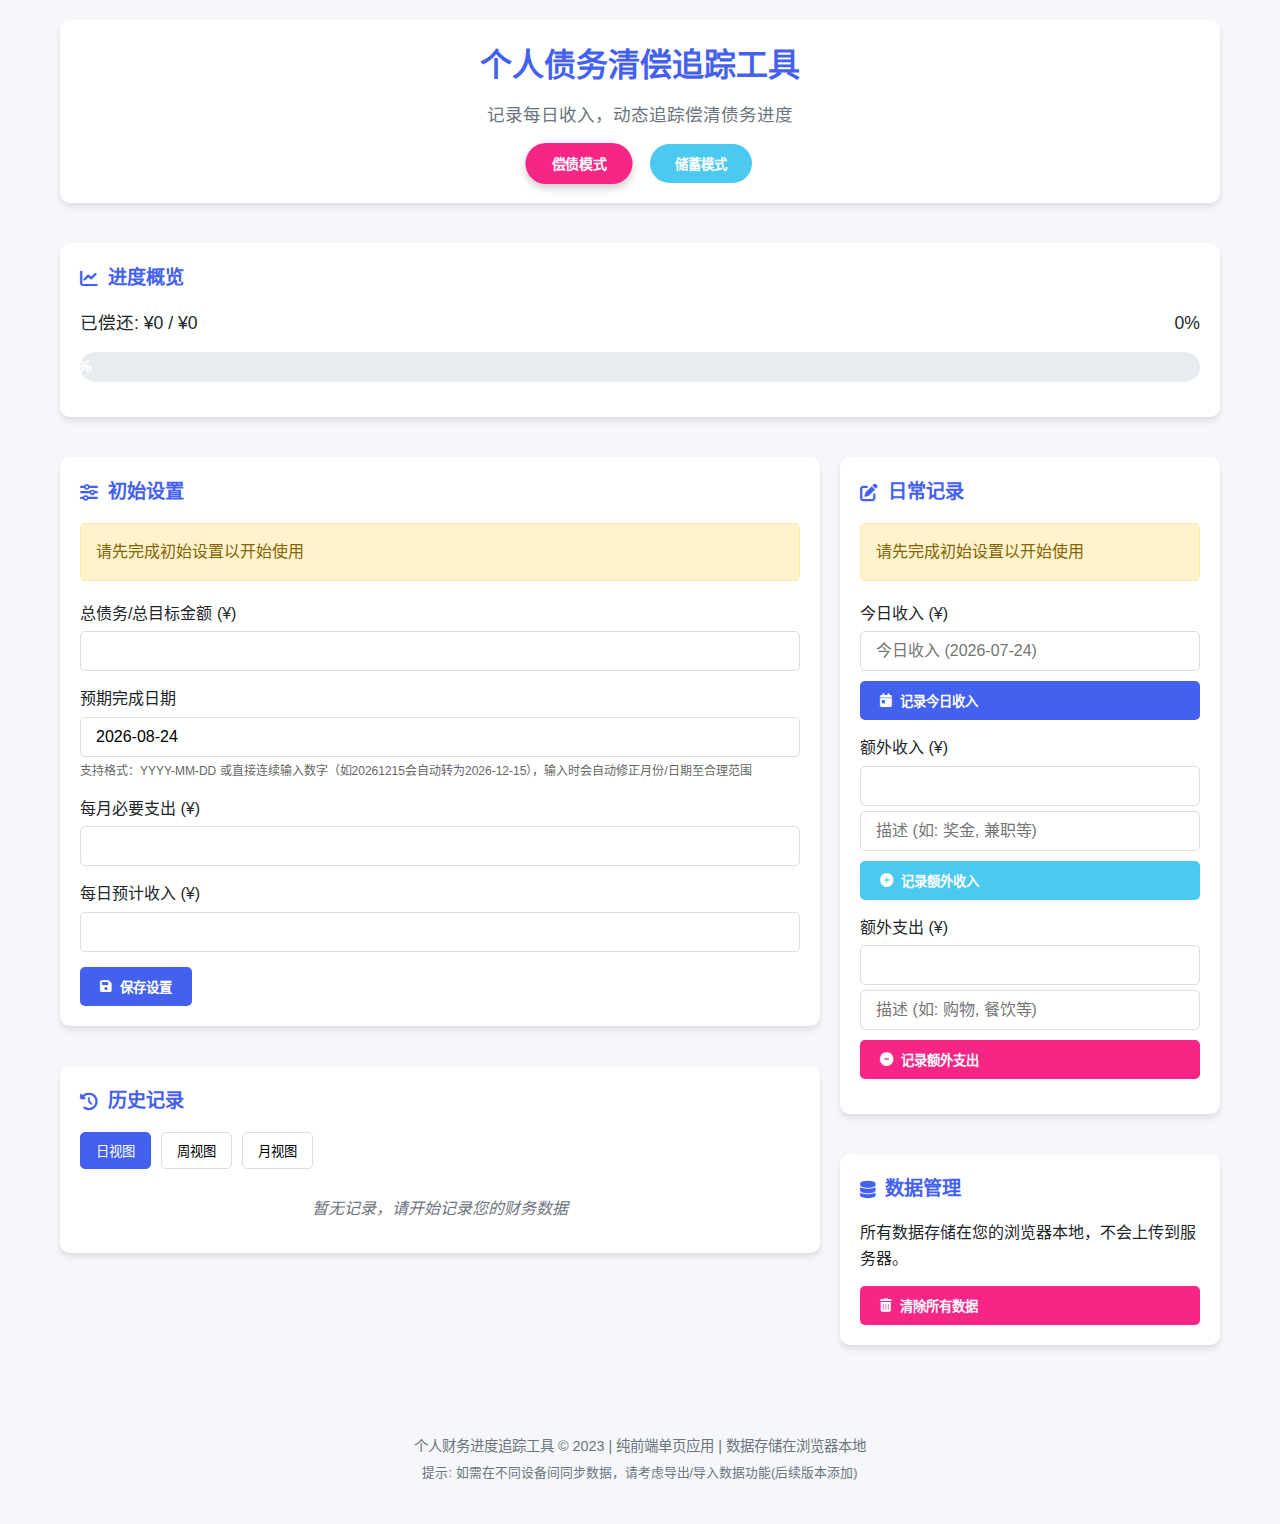
<file: index.html>
<!DOCTYPE html>
<html lang="zh-CN">
<head>
    <meta charset="UTF-8">
    <meta name="viewport" content="width=device-width, initial-scale=1.0">
    <title>个人财务进度追踪工具</title>
    <link rel="stylesheet" href="https://cdnjs.cloudflare.com/ajax/libs/font-awesome/6.4.0/css/all.min.css">
    <link rel="stylesheet" href="css/style.css">
    <style>
        /* 简单的加载指示器 */
        body.loading::after {
            content: '加载中...';
            position: fixed;
            top: 0;
            left: 0;
            right: 0;
            bottom: 0;
            background: rgba(255, 255, 255, 0.9);
            display: flex;
            align-items: center;
            justify-content: center;
            font-size: 1.5rem;
            color: #4361ee;
            z-index: 9999;
        }
        
        /* 消息提示样式 */
        .message {
            position: fixed;
            top: 20px;
            right: 20px;
            padding: 15px 20px;
            border-radius: 5px;
            z-index: 1000;
            box-shadow: 0 4px 12px rgba(0,0,0,0.15);
            font-weight: 500;
            max-width: 300px;
            animation: slideIn 0.3s ease;
        }
        
        .message-success {
            background-color: #4caf50;
            color: white;
        }
        
        .message-error {
            background-color: #f44336;
            color: white;
        }
        
        .message-info {
            background-color: #2196f3;
            color: white;
        }
        
        @keyframes slideIn {
            from {
                transform: translateX(100%);
                opacity: 0;
            }
            to {
                transform: translateX(0);
                opacity: 1;
            }
        }
        
        /* 模态框样式 */
        .modal {
            display: none;
            position: fixed;
            top: 0;
            left: 0;
            width: 100%;
            height: 100%;
            background-color: rgba(0, 0, 0, 0.5);
            z-index: 1000;
            align-items: center;
            justify-content: center;
        }
        
        .modal-content {
            background-color: white;
            border-radius: 10px;
            padding: 30px;
            width: 90%;
            max-width: 500px;
            box-shadow: 0 10px 30px rgba(0, 0, 0, 0.2);
        }
        
        .modal-header {
            display: flex;
            justify-content: space-between;
            align-items: center;
            margin-bottom: 20px;
        }
        
        .modal-title {
            font-size: 1.5rem;
            color: #4361ee;
        }
        
        .close-btn {
            background: none;
            border: none;
            font-size: 1.5rem;
            cursor: pointer;
            color: #6c757d;
        }
    </style>
</head>
<body>
    <!-- 主要容器 -->
    <div id="app-container" class="app-container">
        <!-- 内容将由UIManager动态生成 -->
    </div>
    
    <!-- 模态框容器 -->
    <div id="modal-container" class="modal-container"></div>
    
    <!-- 脚本引入（注意顺序） -->
    <script src="js/constants.js"></script>
    <script src="js/data-manager.js"></script>
    <script src="js/calculator.js"></script>
    <script src="js/ui-manager.js"></script>
    <script src="js/app.js"></script>
    
    <script>
        // 为Date对象添加获取周数的方法（用于周视图）
        Date.prototype.getWeek = function() {
            const date = new Date(this.getTime());
            date.setHours(0, 0, 0, 0);
            date.setDate(date.getDate() + 3 - (date.getDay() + 6) % 7);
            const week1 = new Date(date.getFullYear(), 0, 4);
            return 1 + Math.round(((date.getTime() - week1.getTime()) / 86400000 - 3 + (week1.getDay() + 6) % 7) / 7);
        };
    </script>
</body>
</html>
</file>
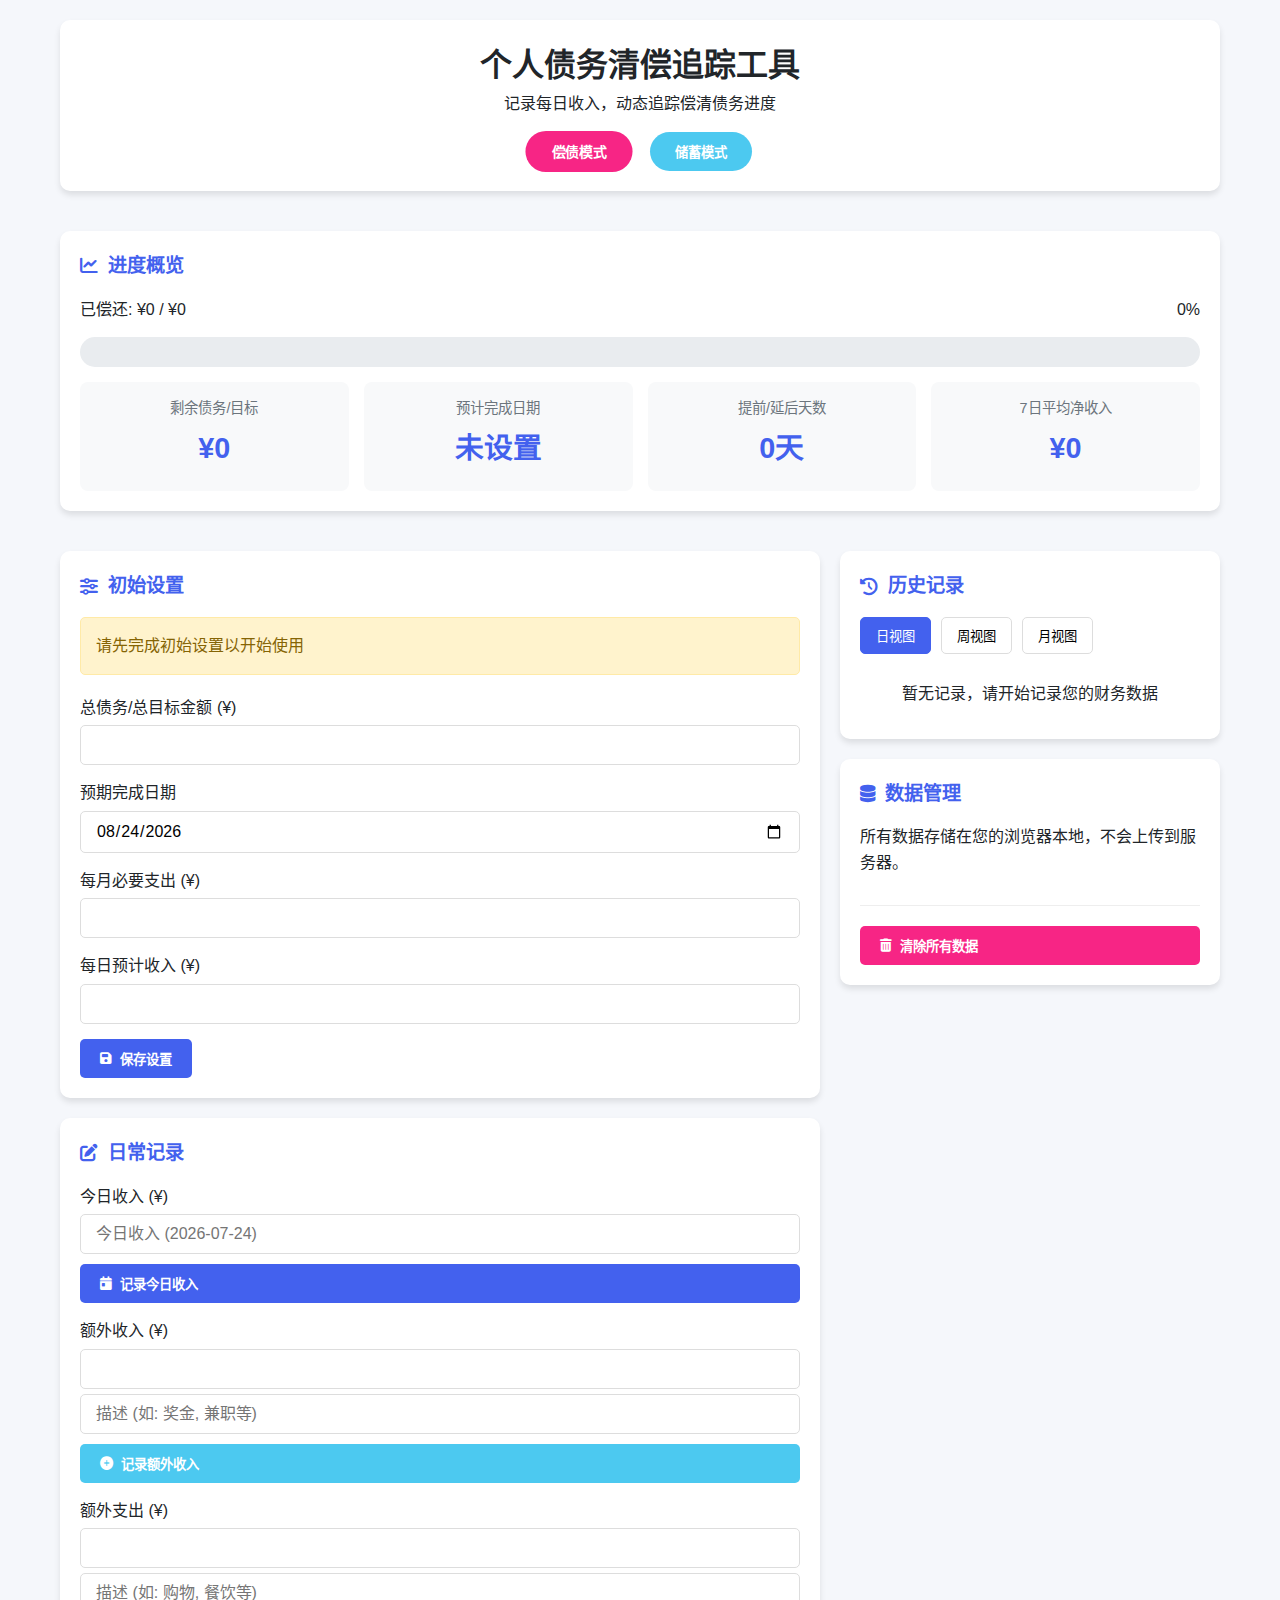
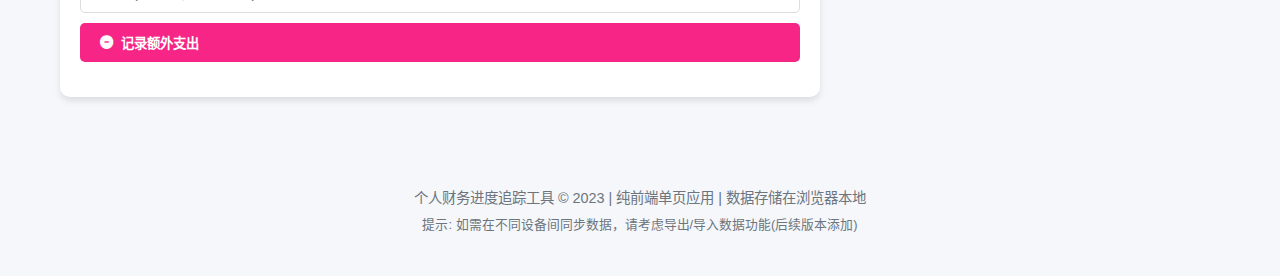
<file: test.html>
<!DOCTYPE html>
<html lang="zh-CN">
<head>
    <meta charset="UTF-8">
    <meta name="viewport" content="width=device-width, initial-scale=1.0">
    <title>个人财务进度追踪工具</title>
    <link rel="stylesheet" href="https://cdnjs.cloudflare.com/ajax/libs/font-awesome/6.4.0/css/all.min.css">
    <style>
        :root {
            --primary-color: #4361ee;
            --secondary-color: #3a0ca3;
            --success-color: #4cc9f0;
            --warning-color: #f72585;
            --light-color: #f8f9fa;
            --dark-color: #212529;
            --border-radius: 10px;
            --box-shadow: 0 4px 6px rgba(0, 0, 0, 0.1);
        }
        
        * {
            margin: 0;
            padding: 0;
            box-sizing: border-box;
            font-family: 'Segoe UI', Tahoma, Geneva, Verdana, sans-serif;
        }
        
        body {
            background-color: #f5f7fb;
            color: var(--dark-color);
            line-height: 1.6;
            padding: 20px;
            max-width: 1200px;
            margin: 0 auto;
        }
        
        .container {
            display: grid;
            grid-template-columns: 1fr;
            gap: 20px;
        }
        
        @media (min-width: 992px) {
            .container {
                grid-template-columns: 2fr 1fr;
            }
        }
        
        header {
            grid-column: 1 / -1;
            text-align: center;
            margin-bottom: 20px;
            padding: 20px;
            background-color: white;
            border-radius: var(--border-radius);
            box-shadow: var(--box-shadow);
        }
        
        .mode-switch {
            display: flex;
            justify-content: center;
            margin-top: 15px;
        }
        
        .mode-btn {
            padding: 10px 25px;
            border: none;
            border-radius: 50px;
            font-weight: bold;
            cursor: pointer;
            transition: all 0.3s ease;
            margin: 0 10px;
        }
        
        .mode-btn.active {
            transform: scale(1.05);
        }
        
        .debt-mode {
            background-color: var(--warning-color);
            color: white;
        }
        
        .saving-mode {
            background-color: var(--success-color);
            color: white;
        }
        
        .card {
            background-color: white;
            border-radius: var(--border-radius);
            box-shadow: var(--box-shadow);
            padding: 20px;
            margin-bottom: 20px;
        }
        
        .card-title {
            font-size: 1.2rem;
            font-weight: 600;
            margin-bottom: 15px;
            color: var(--primary-color);
            display: flex;
            align-items: center;
            gap: 10px;
        }
        
        .card-title i {
            font-size: 1.1rem;
        }
        
        .form-group {
            margin-bottom: 15px;
        }
        
        label {
            display: block;
            margin-bottom: 5px;
            font-weight: 500;
        }
        
        input, select, textarea {
            width: 100%;
            padding: 10px 15px;
            border: 1px solid #ddd;
            border-radius: 5px;
            font-size: 1rem;
            transition: border 0.3s ease;
        }
        
        input:focus, select:focus, textarea:focus {
            outline: none;
            border-color: var(--primary-color);
        }
        
        .btn {
            padding: 10px 20px;
            border: none;
            border-radius: 5px;
            cursor: pointer;
            font-weight: 600;
            transition: all 0.3s ease;
            display: inline-flex;
            align-items: center;
            gap: 8px;
        }
        
        .btn-primary {
            background-color: var(--primary-color);
            color: white;
        }
        
        .btn-primary:hover {
            background-color: var(--secondary-color);
        }
        
        .btn-danger {
            background-color: var(--warning-color);
            color: white;
        }
        
        .btn-danger:hover {
            background-color: #d1145a;
        }
        
        .btn-success {
            background-color: var(--success-color);
            color: white;
        }
        
        .btn-success:hover {
            background-color: #2a9dc2;
        }
        
        .progress-section {
            grid-column: 1 / -1;
        }
        
        .progress-bar-container {
            height: 30px;
            background-color: #e9ecef;
            border-radius: 15px;
            overflow: hidden;
            margin: 15px 0;
            position: relative;
        }
        
        .progress-bar {
            height: 100%;
            background: linear-gradient(90deg, var(--primary-color), var(--success-color));
            border-radius: 15px;
            transition: width 0.5s ease;
            display: flex;
            align-items: center;
            justify-content: center;
            color: white;
            font-weight: bold;
        }
        
        .progress-text {
            display: flex;
            justify-content: space-between;
            margin-bottom: 10px;
        }
        
        .stats-grid {
            display: grid;
            grid-template-columns: repeat(auto-fit, minmax(200px, 1fr));
            gap: 15px;
            margin-top: 15px;
        }
        
        .stat-box {
            background-color: #f8f9fa;
            padding: 15px;
            border-radius: 8px;
            text-align: center;
        }
        
        .stat-value {
            font-size: 1.8rem;
            font-weight: 700;
            color: var(--primary-color);
            margin: 5px 0;
        }
        
        .stat-label {
            font-size: 0.9rem;
            color: #6c757d;
        }
        
        .positive {
            color: var(--success-color);
        }
        
        .negative {
            color: var(--warning-color);
        }
        
        .history-filters {
            display: flex;
            gap: 10px;
            margin-bottom: 15px;
        }
        
        .filter-btn {
            padding: 8px 15px;
            border: 1px solid #ddd;
            background-color: white;
            border-radius: 5px;
            cursor: pointer;
        }
        
        .filter-btn.active {
            background-color: var(--primary-color);
            color: white;
            border-color: var(--primary-color);
        }
        
        .history-list {
            max-height: 300px;
            overflow-y: auto;
        }
        
        .history-item {
            padding: 12px 15px;
            border-bottom: 1px solid #eee;
            display: flex;
            justify-content: space-between;
            align-items: center;
        }
        
        .history-item:last-child {
            border-bottom: none;
        }
        
        .history-date {
            font-weight: 600;
            min-width: 100px;
        }
        
        .history-description {
            flex-grow: 1;
            margin: 0 15px;
        }
        
        .history-amount {
            font-weight: 600;
            min-width: 100px;
            text-align: right;
        }
        
        .income {
            color: var(--success-color);
        }
        
        .expense {
            color: var(--warning-color);
        }
        
        .modal {
            display: none;
            position: fixed;
            top: 0;
            left: 0;
            width: 100%;
            height: 100%;
            background-color: rgba(0, 0, 0, 0.5);
            z-index: 1000;
            align-items: center;
            justify-content: center;
        }
        
        .modal-content {
            background-color: white;
            border-radius: var(--border-radius);
            padding: 30px;
            width: 90%;
            max-width: 500px;
            box-shadow: 0 10px 30px rgba(0, 0, 0, 0.2);
        }
        
        .modal-header {
            display: flex;
            justify-content: space-between;
            align-items: center;
            margin-bottom: 20px;
        }
        
        .modal-title {
            font-size: 1.5rem;
            color: var(--primary-color);
        }
        
        .close-btn {
            background: none;
            border: none;
            font-size: 1.5rem;
            cursor: pointer;
            color: #6c757d;
        }
        
        .alert {
            padding: 15px;
            border-radius: 5px;
            margin-bottom: 20px;
            display: none;
        }
        
        .alert-warning {
            background-color: #fff3cd;
            color: #856404;
            border: 1px solid #ffeaa7;
        }
        
        .clear-data-section {
            margin-top: 30px;
            padding-top: 20px;
            border-top: 1px solid #eee;
        }
        
        footer {
            grid-column: 1 / -1;
            text-align: center;
            margin-top: 30px;
            padding: 20px;
            color: #6c757d;
            font-size: 0.9rem;
        }
        
        @media (max-width: 768px) {
            body {
                padding: 10px;
            }
            
            .stats-grid {
                grid-template-columns: 1fr;
            }
            
            .history-item {
                flex-direction: column;
                align-items: flex-start;
            }
            
            .history-description {
                margin: 10px 0;
            }
            
            .history-amount {
                text-align: left;
                min-width: auto;
            }
        }
    </style>
</head>
<body>
    <div class="container">
        <header>
            <h1 id="app-title">个人债务清偿追踪工具</h1>
            <p id="app-subtitle">记录每日收入，动态追踪偿清债务进度</p>
            <div class="mode-switch">
                <button id="debt-mode-btn" class="mode-btn debt-mode active">偿债模式</button>
                <button id="saving-mode-btn" class="mode-btn saving-mode">储蓄模式</button>
            </div>
        </header>
        
        <main class="progress-section">
            <div class="card">
                <h2 class="card-title"><i class="fas fa-chart-line"></i> 进度概览</h2>
                <div class="progress-text">
                    <span id="progress-label">已偿还: <span id="progress-amount">¥0</span> / <span id="total-amount">¥0</span></span>
                    <span id="progress-percent">0%</span>
                </div>
                <div class="progress-bar-container">
                    <div id="progress-bar" class="progress-bar" style="width: 0%;"></div>
                </div>
                <div class="stats-grid">
                    <div class="stat-box">
                        <div class="stat-label">剩余债务/目标</div>
                        <div id="remaining-amount" class="stat-value">¥0</div>
                    </div>
                    <div class="stat-box">
                        <div class="stat-label">预计完成日期</div>
                        <div id="estimated-date" class="stat-value">未设置</div>
                    </div>
                    <div class="stat-box">
                        <div class="stat-label">提前/延后天数</div>
                        <div id="days-difference" class="stat-value">0天</div>
                    </div>
                    <div class="stat-box">
                        <div class="stat-label">7日平均净收入</div>
                        <div id="avg-net-income" class="stat-value">¥0</div>
                    </div>
                </div>
            </div>
        </main>
        
        <div class="left-column">
            <div class="card">
                <h2 class="card-title"><i class="fas fa-sliders-h"></i> 初始设置</h2>
                <div id="setup-alert" class="alert alert-warning">
                    请先完成初始设置以开始使用
                </div>
                <form id="setup-form">
                    <div class="form-group">
                        <label for="total-amount-input">总债务/总目标金额 (¥)</label>
                        <input type="number" id="total-amount-input" min="0" step="0.01" required>
                    </div>
                    <div class="form-group">
                        <label for="target-date">预期完成日期</label>
                        <input type="date" id="target-date" required>
                    </div>
                    <div class="form-group">
                        <label for="monthly-expense">每月必要支出 (¥)</label>
                        <input type="number" id="monthly-expense" min="0" step="0.01" required>
                    </div>
                    <div class="form-group">
                        <label for="daily-income">每日预计收入 (¥)</label>
                        <input type="number" id="daily-income" min="0" step="0.01" required>
                    </div>
                    <button type="submit" class="btn btn-primary"><i class="fas fa-save"></i> 保存设置</button>
                </form>
            </div>
            
            <div class="card">
                <h2 class="card-title"><i class="fas fa-edit"></i> 日常记录</h2>
                <div id="record-alert" class="alert alert-warning" style="display: none;">
                    请先完成初始设置
                </div>
                <div class="form-group">
                    <label for="today-income">今日收入 (¥)</label>
                    <input type="number" id="today-income" min="0" step="0.01">
                    <button id="record-today-income" class="btn btn-primary" style="margin-top: 10px; width: 100%;">
                        <i class="fas fa-calendar-day"></i> 记录今日收入
                    </button>
                </div>
                
                <div class="form-group">
                    <label for="extra-income-amount">额外收入 (¥)</label>
                    <input type="number" id="extra-income-amount" min="0" step="0.01">
                    <input type="text" id="extra-income-description" placeholder="描述 (如: 奖金, 兼职等)" style="margin-top: 5px;">
                    <button id="record-extra-income" class="btn btn-success" style="margin-top: 10px; width: 100%;">
                        <i class="fas fa-plus-circle"></i> 记录额外收入
                    </button>
                </div>
                
                <div class="form-group">
                    <label for="extra-expense-amount">额外支出 (¥)</label>
                    <input type="number" id="extra-expense-amount" min="0" step="0.01">
                    <input type="text" id="extra-expense-description" placeholder="描述 (如: 购物, 餐饮等)" style="margin-top: 5px;">
                    <button id="record-extra-expense" class="btn btn-danger" style="margin-top: 10px; width: 100%;">
                        <i class="fas fa-minus-circle"></i> 记录额外支出
                    </button>
                </div>
            </div>
        </div>
        
        <div class="right-column">
            <div class="card">
                <h2 class="card-title"><i class="fas fa-history"></i> 历史记录</h2>
                <div class="history-filters">
                    <button class="filter-btn active" data-period="day">日视图</button>
                    <button class="filter-btn" data-period="week">周视图</button>
                    <button class="filter-btn" data-period="month">月视图</button>
                </div>
                <div id="history-list" class="history-list">
                    <!-- 历史记录将通过JavaScript动态添加 -->
                    <div class="history-item empty-history">
                        <div class="history-description" style="text-align: center; width: 100%;">
                            暂无记录，请开始记录您的财务数据
                        </div>
                    </div>
                </div>
            </div>
            
            <div class="card">
                <h2 class="card-title"><i class="fas fa-database"></i> 数据管理</h2>
                <p style="margin-bottom: 15px;">所有数据存储在您的浏览器本地，不会上传到服务器。</p>
                <div class="clear-data-section">
                    <button id="clear-data-btn" class="btn btn-danger" style="width: 100%;">
                        <i class="fas fa-trash-alt"></i> 清除所有数据
                    </button>
                </div>
            </div>
        </div>
        
        <footer>
            <p>个人财务进度追踪工具 &copy; 2023 | 纯前端单页应用 | 数据存储在浏览器本地</p>
            <p style="font-size: 0.8rem; margin-top: 5px;">提示: 如需在不同设备间同步数据，请考虑导出/导入数据功能(后续版本添加)</p>
        </footer>
    </div>
    
    <!-- 确认清除数据模态框 -->
    <div id="clear-data-modal" class="modal">
        <div class="modal-content">
            <div class="modal-header">
                <h3 class="modal-title"><i class="fas fa-exclamation-triangle"></i> 确认清除数据</h3>
                <button class="close-btn">&times;</button>
            </div>
            <p style="margin-bottom: 20px;">您确定要清除所有数据吗？此操作不可撤销，所有设置和记录都将被永久删除。</p>
            <div style="display: flex; gap: 10px; justify-content: flex-end;">
                <button id="cancel-clear-btn" class="btn">取消</button>
                <button id="confirm-clear-btn" class="btn btn-danger">确认清除</button>
            </div>
        </div>
    </div>
    
    <!-- 记录重复确认模态框 -->
    <div id="overwrite-modal" class="modal">
        <div class="modal-content">
            <div class="modal-header">
                <h3 class="modal-title"><i class="fas fa-exclamation-circle"></i> 确认覆盖记录</h3>
                <button class="close-btn">&times;</button>
            </div>
            <p style="margin-bottom: 20px;" id="overwrite-message">今天已经有一条收入记录，是否要覆盖它？</p>
            <div style="display: flex; gap: 10px; justify-content: flex-end;">
                <button id="cancel-overwrite-btn" class="btn">取消</button>
                <button id="confirm-overwrite-btn" class="btn btn-primary">确认覆盖</button>
            </div>
        </div>
    </div>

    <script>
        // 模块化代码结构 - 主要模块
        // 1. 数据存储模块 (DataManager)
        // 2. 计算逻辑模块 (Calculator)
        // 3. UI管理模块 (UIManager)
        // 4. 主应用模块 (FinanceTrackerApp)

        // 数据存储模块 - 负责LocalStorage操作
        const DataManager = {
            STORAGE_KEYS: {
                SETTINGS: 'finance_tracker_settings',
                RECORDS: 'finance_tracker_records',
                MODE: 'finance_tracker_mode'
            },

            // 保存设置
            saveSettings(settings) {
                localStorage.setItem(this.STORAGE_KEYS.SETTINGS, JSON.stringify(settings));
            },

            // 获取设置
            getSettings() {
                const settings = localStorage.getItem(this.STORAGE_KEYS.SETTINGS);
                return settings ? JSON.parse(settings) : null;
            },

            // 保存记录
            saveRecords(records) {
                localStorage.setItem(this.STORAGE_KEYS.RECORDS, JSON.stringify(records));
            },

            // 获取记录
            getRecords() {
                const records = localStorage.getItem(this.STORAGE_KEYS.RECORDS);
                return records ? JSON.parse(records) : {};
            },

            // 保存模式
            saveMode(mode) {
                localStorage.setItem(this.STORAGE_KEYS.MODE, mode);
            },

            // 获取模式
            getMode() {
                return localStorage.getItem(this.STORAGE_KEYS.MODE) || 'debt';
            },

            // 清除所有数据
            clearAllData() {
                localStorage.removeItem(this.STORAGE_KEYS.SETTINGS);
                localStorage.removeItem(this.STORAGE_KEYS.RECORDS);
                localStorage.removeItem(this.STORAGE_KEYS.MODE);
            },

            // 检查是否有数据
            hasData() {
                return this.getSettings() !== null;
            }
        };

        // 计算逻辑模块 - 负责所有财务计算
        const Calculator = {
            // 计算每日分摊的必要支出
            calculateDailyExpense(monthlyExpense, date) {
                const year = date.getFullYear();
                const month = date.getMonth();
                const daysInMonth = new Date(year, month + 1, 0).getDate();
                return monthlyExpense / daysInMonth;
            },

            // 计算特定日期的净收入
            calculateDailyNetIncome(dailyRecord, dailyExpense) {
                let netIncome = 0;
                
                if (dailyRecord.dailyIncome) {
                    netIncome += dailyRecord.dailyIncome;
                }
                
                if (dailyRecord.extraIncomes) {
                    dailyRecord.extraIncomes.forEach(income => {
                        netIncome += income.amount;
                    });
                }
                
                if (dailyRecord.extraExpenses) {
                    dailyRecord.extraExpenses.forEach(expense => {
                        netIncome -= expense.amount;
                    });
                }
                
                // 减去当日分摊的必要支出
                netIncome -= dailyExpense;
                
                return netIncome;
            },

            // 计算最近N天的平均净收入
            calculateAverageNetIncome(records, settings, days = 7) {
                const today = new Date();
                const pastDate = new Date();
                pastDate.setDate(today.getDate() - days);
                
                let totalNetIncome = 0;
                let daysWithRecords = 0;
                
                // 遍历最近N天
                for (let d = new Date(pastDate); d <= today; d.setDate(d.getDate() + 1)) {
                    const dateStr = d.toISOString().split('T')[0];
                    
                    if (records[dateStr]) {
                        const dailyExpense = this.calculateDailyExpense(settings.monthlyExpense, d);
                        totalNetIncome += this.calculateDailyNetIncome(records[dateStr], dailyExpense);
                        daysWithRecords++;
                    }
                }
                
                // 如果有记录的天数少于指定天数，使用实际天数计算平均值
                const effectiveDays = daysWithRecords > 0 ? daysWithRecords : 1;
                return daysWithRecords > 0 ? totalNetIncome / effectiveDays : settings.dailyIncome - (settings.monthlyExpense / 30); // 默认使用预计日收入
            },

            // 计算累计净收入
            calculateTotalNetIncome(records, settings) {
                let total = 0;
                
                Object.keys(records).forEach(dateStr => {
                    const date = new Date(dateStr);
                    const dailyExpense = this.calculateDailyExpense(settings.monthlyExpense, date);
                    const dailyNetIncome = this.calculateDailyNetIncome(records[dateStr], dailyExpense);
                    total += dailyNetIncome;
                });
                
                return total;
            },

            // 计算剩余金额
            calculateRemainingAmount(totalAmount, totalNetIncome, mode) {
                const remaining = mode === 'debt' 
                    ? totalAmount - totalNetIncome 
                    : totalAmount - totalNetIncome;
                
                // 对于储蓄模式，如果已经超过目标，剩余金额为0
                return mode === 'saving' && remaining < 0 ? 0 : Math.max(remaining, 0);
            },

            // 计算预计完成日期
            calculateEstimatedDate(remainingAmount, avgNetIncome, mode) {
                if (avgNetIncome <= 0) {
                    return null; // 净收入为负或零，无法计算预计完成日期
                }
                
                const daysNeeded = Math.ceil(remainingAmount / avgNetIncome);
                const estimatedDate = new Date();
                estimatedDate.setDate(estimatedDate.getDate() + daysNeeded);
                
                return estimatedDate;
            },

            // 计算与目标日期的差距
            calculateDaysDifference(estimatedDate, targetDate) {
                if (!estimatedDate || !targetDate) return 0;
                
                const diffTime = estimatedDate.getTime() - targetDate.getTime();
                return Math.ceil(diffTime / (1000 * 60 * 60 * 24));
            },

            // 计算进度百分比
            calculateProgressPercentage(totalAmount, totalNetIncome, mode) {
                let percentage = (totalNetIncome / totalAmount) * 100;
                
                // 对于储蓄模式，如果已经超过目标，进度为100%
                if (mode === 'saving' && totalNetIncome > totalAmount) {
                    percentage = 100;
                }
                
                return Math.min(Math.max(percentage, 0), 100);
            }
        };

        // UI管理模块 - 负责更新界面
        const UIManager = {
            // 更新应用标题和模式
            updateAppMode(mode) {
                const title = document.getElementById('app-title');
                const subtitle = document.getElementById('app-subtitle');
                
                if (mode === 'debt') {
                    title.textContent = '个人债务清偿追踪工具';
                    subtitle.textContent = '记录每日收入，动态追踪偿清债务进度';
                    document.getElementById('debt-mode-btn').classList.add('active');
                    document.getElementById('saving-mode-btn').classList.remove('active');
                } else {
                    title.textContent = '个人储蓄目标追踪工具';
                    subtitle.textContent = '记录每日收入，动态追踪达成储蓄目标进度';
                    document.getElementById('debt-mode-btn').classList.remove('active');
                    document.getElementById('saving-mode-btn').classList.add('active');
                }
                
                // 更新进度标签
                const progressLabel = document.getElementById('progress-label');
                if (mode === 'debt') {
                    progressLabel.innerHTML = `已偿还: <span id="progress-amount">¥0</span> / <span id="total-amount">¥0</span>`;
                } else {
                    progressLabel.innerHTML = `已储蓄: <span id="progress-amount">¥0</span> / <span id="total-amount">¥0</span>`;
                }
            },

            // 更新进度条
            updateProgressBar(percentage) {
                const progressBar = document.getElementById('progress-bar');
                const progressPercent = document.getElementById('progress-percent');
                
                progressBar.style.width = `${percentage}%`;
                progressBar.textContent = `${percentage.toFixed(1)}%`;
                progressPercent.textContent = `${percentage.toFixed(1)}%`;
            },

            // 更新关键统计信息
            updateStats(settings, records, mode) {
                if (!settings) return;
                
                const totalNetIncome = Calculator.calculateTotalNetIncome(records, settings);
                const remainingAmount = Calculator.calculateRemainingAmount(settings.totalAmount, totalNetIncome, mode);
                const avgNetIncome = Calculator.calculateAverageNetIncome(records, settings, 7);
                const estimatedDate = Calculator.calculateEstimatedDate(remainingAmount, avgNetIncome, mode);
                const targetDate = new Date(settings.targetDate);
                const daysDifference = Calculator.calculateDaysDifference(estimatedDate, targetDate);
                const progressPercentage = Calculator.calculateProgressPercentage(settings.totalAmount, totalNetIncome, mode);
                
                // 更新进度条
                this.updateProgressBar(progressPercentage);
                
                // 更新统计数字
                document.getElementById('remaining-amount').textContent = `¥${remainingAmount.toLocaleString('zh-CN', { minimumFractionDigits: 2, maximumFractionDigits: 2 })}`;
                document.getElementById('progress-amount').textContent = `¥${totalNetIncome.toLocaleString('zh-CN', { minimumFractionDigits: 2, maximumFractionDigits: 2 })}`;
                document.getElementById('total-amount').textContent = `¥${settings.totalAmount.toLocaleString('zh-CN', { minimumFractionDigits: 2, maximumFractionDigits: 2 })}`;
                document.getElementById('avg-net-income').textContent = `¥${avgNetIncome.toLocaleString('zh-CN', { minimumFractionDigits: 2, maximumFractionDigits: 2 })}`;
                
                // 更新预计完成日期
                if (estimatedDate) {
                    document.getElementById('estimated-date').textContent = estimatedDate.toLocaleDateString('zh-CN');
                } else {
                    document.getElementById('estimated-date').textContent = '无法计算';
                }
                
                // 更新提前/延后天数
                const daysDifferenceElement = document.getElementById('days-difference');
                daysDifferenceElement.textContent = `${daysDifference > 0 ? '+' : ''}${daysDifference}天`;
                
                if (daysDifference < 0) {
                    daysDifferenceElement.className = 'stat-value positive';
                } else if (daysDifference > 0) {
                    daysDifferenceElement.className = 'stat-value negative';
                } else {
                    daysDifferenceElement.className = 'stat-value';
                }
            },

            // 更新历史记录视图
            updateHistoryView(records, period) {
                const historyList = document.getElementById('history-list');
                historyList.innerHTML = '';
                
                if (!records || Object.keys(records).length === 0) {
                    const emptyItem = document.createElement('div');
                    emptyItem.className = 'history-item empty-history';
                    emptyItem.innerHTML = '<div class="history-description" style="text-align: center; width: 100%;">暂无记录，请开始记录您的财务数据</div>';
                    historyList.appendChild(emptyItem);
                    return;
                }
                
                // 根据选择的周期显示记录
                if (period === 'day') {
                    this.showDayView(records, historyList);
                } else if (period === 'week') {
                    this.showWeekView(records, historyList);
                } else if (period === 'month') {
                    this.showMonthView(records, historyList);
                }
            },

            // 显示日视图
            showDayView(records, container) {
                // 按日期排序（最近日期在前）
                const sortedDates = Object.keys(records).sort((a, b) => new Date(b) - new Date(a));
                
                sortedDates.forEach(dateStr => {
                    const record = records[dateStr];
                    const date = new Date(dateStr);
                    const dateFormatted = date.toLocaleDateString('zh-CN', { weekday: 'short', year: 'numeric', month: 'short', day: 'numeric' });
                    
                    // 创建日期标题
                    const dateHeader = document.createElement('div');
                    dateHeader.className = 'history-item';
                    dateHeader.style.fontWeight = 'bold';
                    dateHeader.style.backgroundColor = '#f8f9fa';
                    dateHeader.innerHTML = `<div class="history-date">${dateFormatted}</div>`;
                    container.appendChild(dateHeader);
                    
                    // 显示每日收入
                    if (record.dailyIncome) {
                        const incomeItem = this.createHistoryItem('每日收入', `+¥${record.dailyIncome.toFixed(2)}`, 'income');
                        container.appendChild(incomeItem);
                    }
                    
                    // 显示额外收入
                    if (record.extraIncomes) {
                        record.extraIncomes.forEach(extra => {
                            const desc = extra.description || '额外收入';
                            const incomeItem = this.createHistoryItem(desc, `+¥${extra.amount.toFixed(2)}`, 'income');
                            container.appendChild(incomeItem);
                        });
                    }
                    
                    // 显示额外支出
                    if (record.extraExpenses) {
                        record.extraExpenses.forEach(extra => {
                            const desc = extra.description || '额外支出';
                            const expenseItem = this.createHistoryItem(desc, `-¥${extra.amount.toFixed(2)}`, 'expense');
                            container.appendChild(expenseItem);
                        });
                    }
                });
            },

            // 显示周视图
            showWeekView(records, container) {
                // 按周分组逻辑
                const weeklyData = {};
                
                Object.keys(records).forEach(dateStr => {
                    const date = new Date(dateStr);
                    const year = date.getFullYear();
                    const weekNumber = this.getWeekNumber(date);
                    const weekKey = `${year}-W${weekNumber}`;
                    
                    if (!weeklyData[weekKey]) {
                        weeklyData[weekKey] = {
                            startDate: new Date(date),
                            endDate: new Date(date),
                            totalDailyIncome: 0,
                            totalExtraIncome: 0,
                            totalExtraExpense: 0
                        };
                    }
                    
                    const week = weeklyData[weekKey];
                    const record = records[dateStr];
                    
                    // 更新周的开始和结束日期
                    if (date < week.startDate) week.startDate = new Date(date);
                    if (date > week.endDate) week.endDate = new Date(date);
                    
                    // 累加数据
                    if (record.dailyIncome) week.totalDailyIncome += record.dailyIncome;
                    if (record.extraIncomes) {
                        record.extraIncomes.forEach(income => {
                            week.totalExtraIncome += income.amount;
                        });
                    }
                    if (record.extraExpenses) {
                        record.extraExpenses.forEach(expense => {
                            week.totalExtraExpense += expense.amount;
                        });
                    }
                });
                
                // 显示每周汇总
                Object.keys(weeklyData).sort().reverse().forEach(weekKey => {
                    const week = weeklyData[weekKey];
                    const weekRange = `${week.startDate.toLocaleDateString('zh-CN', { month: 'short', day: 'numeric' })} - ${week.endDate.toLocaleDateString('zh-CN', { month: 'short', day: 'numeric' })}`;
                    
                    const weekHeader = document.createElement('div');
                    weekHeader.className = 'history-item';
                    weekHeader.style.fontWeight = 'bold';
                    weekHeader.style.backgroundColor = '#f8f9fa';
                    weekHeader.innerHTML = `<div class="history-date">${weekKey}</div><div class="history-description">${weekRange}</div>`;
                    container.appendChild(weekHeader);
                    
                    // 显示每周汇总数据
                    const totalIncome = week.totalDailyIncome + week.totalExtraIncome;
                    const netIncome = totalIncome - week.totalExtraExpense;
                    
                    const dailyIncomeItem = this.createHistoryItem('每日收入总计', `+¥${week.totalDailyIncome.toFixed(2)}`, 'income');
                    container.appendChild(dailyIncomeItem);
                    
                    const extraIncomeItem = this.createHistoryItem('额外收入总计', `+¥${week.totalExtraIncome.toFixed(2)}`, 'income');
                    container.appendChild(extraIncomeItem);
                    
                    const extraExpenseItem = this.createHistoryItem('额外支出总计', `-¥${week.totalExtraExpense.toFixed(2)}`, 'expense');
                    container.appendChild(extraExpenseItem);
                    
                    const netIncomeItem = this.createHistoryItem('周净收入', `${netIncome >= 0 ? '+' : ''}¥${netIncome.toFixed(2)}`, netIncome >= 0 ? 'income' : 'expense');
                    container.appendChild(netIncomeItem);
                });
            },

            // 显示月视图
            showMonthView(records, container) {
                // 按月分组逻辑
                const monthlyData = {};
                
                Object.keys(records).forEach(dateStr => {
                    const date = new Date(dateStr);
                    const monthKey = date.toLocaleDateString('zh-CN', { year: 'numeric', month: 'long' });
                    
                    if (!monthlyData[monthKey]) {
                        monthlyData[monthKey] = {
                            totalDailyIncome: 0,
                            totalExtraIncome: 0,
                            totalExtraExpense: 0
                        };
                    }
                    
                    const month = monthlyData[monthKey];
                    const record = records[dateStr];
                    
                    // 累加数据
                    if (record.dailyIncome) month.totalDailyIncome += record.dailyIncome;
                    if (record.extraIncomes) {
                        record.extraIncomes.forEach(income => {
                            month.totalExtraIncome += income.amount;
                        });
                    }
                    if (record.extraExpenses) {
                        record.extraExpenses.forEach(expense => {
                            month.totalExtraExpense += expense.amount;
                        });
                    }
                });
                
                // 显示每月汇总
                Object.keys(monthlyData).sort().reverse().forEach(monthKey => {
                    const month = monthlyData[monthKey];
                    
                    const monthHeader = document.createElement('div');
                    monthHeader.className = 'history-item';
                    monthHeader.style.fontWeight = 'bold';
                    monthHeader.style.backgroundColor = '#f8f9fa';
                    monthHeader.innerHTML = `<div class="history-date">${monthKey}</div>`;
                    container.appendChild(monthHeader);
                    
                    // 显示每月汇总数据
                    const totalIncome = month.totalDailyIncome + month.totalExtraIncome;
                    const netIncome = totalIncome - month.totalExtraExpense;
                    
                    const dailyIncomeItem = this.createHistoryItem('每日收入总计', `+¥${month.totalDailyIncome.toFixed(2)}`, 'income');
                    container.appendChild(dailyIncomeItem);
                    
                    const extraIncomeItem = this.createHistoryItem('额外收入总计', `+¥${month.totalExtraIncome.toFixed(2)}`, 'income');
                    container.appendChild(extraIncomeItem);
                    
                    const extraExpenseItem = this.createHistoryItem('额外支出总计', `-¥${month.totalExtraExpense.toFixed(2)}`, 'expense');
                    container.appendChild(extraExpenseItem);
                    
                    const netIncomeItem = this.createHistoryItem('月净收入', `${netIncome >= 0 ? '+' : ''}¥${netIncome.toFixed(2)}`, netIncome >= 0 ? 'income' : 'expense');
                    container.appendChild(netIncomeItem);
                });
            },

            // 创建历史记录项
            createHistoryItem(description, amount, type) {
                const item = document.createElement('div');
                item.className = 'history-item';
                item.innerHTML = `
                    <div class="history-description">${description}</div>
                    <div class="history-amount ${type}">${amount}</div>
                `;
                return item;
            },

            // 获取一年中的第几周
            getWeekNumber(date) {
                const firstDayOfYear = new Date(date.getFullYear(), 0, 1);
                const pastDaysOfYear = (date - firstDayOfYear) / 86400000;
                return Math.ceil((pastDaysOfYear + firstDayOfYear.getDay() + 1) / 7);
            },

            // 显示/隐藏设置警告
            toggleSetupWarning(show) {
                document.getElementById('setup-alert').style.display = show ? 'block' : 'none';
            },

            // 显示/隐藏记录警告
            toggleRecordWarning(show) {
                document.getElementById('record-alert').style.display = show ? 'block' : 'none';
            },

            // 填充设置表单
            populateSettingsForm(settings) {
                if (!settings) return;
                
                document.getElementById('total-amount-input').value = settings.totalAmount || '';
                document.getElementById('target-date').value = settings.targetDate || '';
                document.getElementById('monthly-expense').value = settings.monthlyExpense || '';
                document.getElementById('daily-income').value = settings.dailyIncome || '';
            }
        };

        // 主应用模块
        const FinanceTrackerApp = {
            currentMode: 'debt',
            settings: null,
            records: {},
            pendingRecord: null, // 用于处理重复记录

            // 初始化应用
            init() {
                // 从LocalStorage加载数据
                this.loadData();
                
                // 设置事件监听器
                this.setupEventListeners();
                
                // 初始化UI
                this.updateUI();
            },

            // 从LocalStorage加载数据
            loadData() {
                this.currentMode = DataManager.getMode();
                this.settings = DataManager.getSettings();
                this.records = DataManager.getRecords();
            },

            // 保存数据到LocalStorage
            saveData() {
                DataManager.saveMode(this.currentMode);
                if (this.settings) {
                    DataManager.saveSettings(this.settings);
                }
                DataManager.saveRecords(this.records);
            },

            // 设置事件监听器
            setupEventListeners() {
                // 模式切换按钮
                document.getElementById('debt-mode-btn').addEventListener('click', () => {
                    this.switchMode('debt');
                });
                
                document.getElementById('saving-mode-btn').addEventListener('click', () => {
                    this.switchMode('saving');
                });

                // 设置表单提交
                document.getElementById('setup-form').addEventListener('submit', (e) => {
                    e.preventDefault();
                    this.saveSettings();
                });

                // 记录按钮
                document.getElementById('record-today-income').addEventListener('click', () => {
                    this.recordTodayIncome();
                });
                
                document.getElementById('record-extra-income').addEventListener('click', () => {
                    this.recordExtraIncome();
                });
                
                document.getElementById('record-extra-expense').addEventListener('click', () => {
                    this.recordExtraExpense();
                });

                // 历史记录筛选器
                document.querySelectorAll('.filter-btn').forEach(btn => {
                    btn.addEventListener('click', () => {
                        document.querySelectorAll('.filter-btn').forEach(b => b.classList.remove('active'));
                        btn.classList.add('active');
                        const period = btn.getAttribute('data-period');
                        UIManager.updateHistoryView(this.records, period);
                    });
                });

                // 清除数据按钮
                document.getElementById('clear-data-btn').addEventListener('click', () => {
                    this.showClearDataModal();
                });

                // 模态框事件
                this.setupModalEvents();
            },

            // 设置模态框事件
            setupModalEvents() {
                const clearModal = document.getElementById('clear-data-modal');
                const overwriteModal = document.getElementById('overwrite-modal');
                
                // 清除数据模态框
                document.querySelectorAll('.close-btn').forEach(btn => {
                    btn.addEventListener('click', () => {
                        clearModal.style.display = 'none';
                        overwriteModal.style.display = 'none';
                    });
                });
                
                document.getElementById('cancel-clear-btn').addEventListener('click', () => {
                    clearModal.style.display = 'none';
                });
                
                document.getElementById('confirm-clear-btn').addEventListener('click', () => {
                    this.clearAllData();
                    clearModal.style.display = 'none';
                });
                
                // 覆盖记录模态框
                document.getElementById('cancel-overwrite-btn').addEventListener('click', () => {
                    overwriteModal.style.display = 'none';
                    this.pendingRecord = null;
                });
                
                document.getElementById('confirm-overwrite-btn').addEventListener('click', () => {
                    if (this.pendingRecord) {
                        this.addRecord(this.pendingRecord);
                        this.pendingRecord = null;
                    }
                    overwriteModal.style.display = 'none';
                });
                
                // 点击模态框外部关闭
                window.addEventListener('click', (e) => {
                    if (e.target === clearModal) {
                        clearModal.style.display = 'none';
                    }
                    if (e.target === overwriteModal) {
                        overwriteModal.style.display = 'none';
                        this.pendingRecord = null;
                    }
                });
            },

            // 切换模式
            switchMode(mode) {
                this.currentMode = mode;
                DataManager.saveMode(mode);
                UIManager.updateAppMode(mode);
                this.updateUI();
            },

            // 保存设置
            saveSettings() {
                const totalAmount = parseFloat(document.getElementById('total-amount-input').value);
                const targetDate = document.getElementById('target-date').value;
                const monthlyExpense = parseFloat(document.getElementById('monthly-expense').value);
                const dailyIncome = parseFloat(document.getElementById('daily-income').value);
                
                if (!totalAmount || !targetDate || isNaN(monthlyExpense) || isNaN(dailyIncome)) {
                    alert('请填写所有设置字段');
                    return;
                }
                
                this.settings = {
                    totalAmount,
                    targetDate,
                    monthlyExpense,
                    dailyIncome
                };
                
                this.saveData();
                UIManager.toggleSetupWarning(false);
                UIManager.toggleRecordWarning(false);
                this.updateUI();
                
                // 显示成功消息
                alert('设置已保存！现在可以开始记录您的财务数据。');
            },

            // 记录今日收入
            recordTodayIncome() {
                if (!this.settings) {
                    UIManager.toggleRecordWarning(true);
                    return;
                }
                
                const amountInput = document.getElementById('today-income');
                const amount = parseFloat(amountInput.value);
                
                if (isNaN(amount) || amount <= 0) {
                    alert('请输入有效的收入金额');
                    return;
                }
                
                const today = new Date().toISOString().split('T')[0];
                
                // 检查今天是否已经有记录
                if (this.records[today] && this.records[today].dailyIncome !== undefined) {
                    // 显示覆盖确认模态框
                    this.pendingRecord = {
                        date: today,
                        type: 'dailyIncome',
                        amount: amount
                    };
                    
                    document.getElementById('overwrite-message').textContent = 
                        `今天（${today}）已经有一条收入记录（¥${this.records[today].dailyIncome}），是否要覆盖它？`;
                    document.getElementById('overwrite-modal').style.display = 'flex';
                } else {
                    this.addRecord({
                        date: today,
                        type: 'dailyIncome',
                        amount: amount
                    });
                }
                
                amountInput.value = '';
            },

            // 记录额外收入
            recordExtraIncome() {
                if (!this.settings) {
                    UIManager.toggleRecordWarning(true);
                    return;
                }
                
                const amount = parseFloat(document.getElementById('extra-income-amount').value);
                const description = document.getElementById('extra-income-description').value.trim();
                
                if (isNaN(amount) || amount <= 0) {
                    alert('请输入有效的收入金额');
                    return;
                }
                
                if (!description) {
                    alert('请输入收入描述');
                    return;
                }
                
                const today = new Date().toISOString().split('T')[0];
                
                this.addRecord({
                    date: today,
                    type: 'extraIncome',
                    amount: amount,
                    description: description
                });
                
                document.getElementById('extra-income-amount').value = '';
                document.getElementById('extra-income-description').value = '';
            },

            // 记录额外支出
            recordExtraExpense() {
                if (!this.settings) {
                    UIManager.toggleRecordWarning(true);
                    return;
                }
                
                const amount = parseFloat(document.getElementById('extra-expense-amount').value);
                const description = document.getElementById('extra-expense-description').value.trim();
                
                if (isNaN(amount) || amount <= 0) {
                    alert('请输入有效的支出金额');
                    return;
                }
                
                if (!description) {
                    alert('请输入支出描述');
                    return;
                }
                
                const today = new Date().toISOString().split('T')[0];
                
                this.addRecord({
                    date: today,
                    type: 'extraExpense',
                    amount: amount,
                    description: description
                });
                
                document.getElementById('extra-expense-amount').value = '';
                document.getElementById('extra-expense-description').value = '';
            },

            // 添加记录到数据中
            addRecord(record) {
                const date = record.date;
                
                if (!this.records[date]) {
                    this.records[date] = {};
                }
                
                if (record.type === 'dailyIncome') {
                    this.records[date].dailyIncome = record.amount;
                } else if (record.type === 'extraIncome') {
                    if (!this.records[date].extraIncomes) {
                        this.records[date].extraIncomes = [];
                    }
                    this.records[date].extraIncomes.push({
                        amount: record.amount,
                        description: record.description
                    });
                } else if (record.type === 'extraExpense') {
                    if (!this.records[date].extraExpenses) {
                        this.records[date].extraExpenses = [];
                    }
                    this.records[date].extraExpenses.push({
                        amount: record.amount,
                        description: record.description
                    });
                }
                
                this.saveData();
                this.updateUI();
                
                // 显示成功消息
                let message = '';
                if (record.type === 'dailyIncome') {
                    message = `今日收入 ¥${record.amount} 已记录`;
                } else if (record.type === 'extraIncome') {
                    message = `额外收入 "${record.description}" ¥${record.amount} 已记录`;
                } else {
                    message = `额外支出 "${record.description}" ¥${record.amount} 已记录`;
                }
                
                // 临时显示成功消息
                this.showTemporaryMessage(message, 'success');
            },

            // 显示临时消息
            showTemporaryMessage(message, type) {
                const alertDiv = document.createElement('div');
                alertDiv.textContent = message;
                alertDiv.style.cssText = `
                    position: fixed;
                    top: 20px;
                    right: 20px;
                    padding: 15px 20px;
                    background-color: ${type === 'success' ? '#4caf50' : '#f44336'};
                    color: white;
                    border-radius: 5px;
                    z-index: 1000;
                    box-shadow: 0 4px 12px rgba(0,0,0,0.15);
                    font-weight: 500;
                `;
                
                document.body.appendChild(alertDiv);
                
                setTimeout(() => {
                    alertDiv.remove();
                }, 3000);
            },

            // 更新UI
            updateUI() {
                // 更新模式UI
                UIManager.updateAppMode(this.currentMode);
                
                // 如果有设置，填充表单
                if (this.settings) {
                    UIManager.populateSettingsForm(this.settings);
                    UIManager.toggleSetupWarning(false);
                    UIManager.toggleRecordWarning(false);
                } else {
                    UIManager.toggleSetupWarning(true);
                }
                
                // 更新统计信息
                if (this.settings) {
                    UIManager.updateStats(this.settings, this.records, this.currentMode);
                }
                
                // 更新历史记录（默认日视图）
                UIManager.updateHistoryView(this.records, 'day');
                
                // 更新今日日期
                const today = new Date().toISOString().split('T')[0];
                document.getElementById('today-income').placeholder = `今日收入 (${today})`;
            },

            // 显示清除数据确认模态框
            showClearDataModal() {
                document.getElementById('clear-data-modal').style.display = 'flex';
            },

            // 清除所有数据
            clearAllData() {
                DataManager.clearAllData();
                this.settings = null;
                this.records = {};
                this.currentMode = 'debt';
                
                // 重置表单
                document.getElementById('setup-form').reset();
                
                this.updateUI();
                
                // 显示清除成功消息
                this.showTemporaryMessage('所有数据已清除', 'success');
            }
        };

        // 初始化应用
        document.addEventListener('DOMContentLoaded', () => {
            FinanceTrackerApp.init();
            
            // 设置目标日期默认值为一个月后
            const targetDateInput = document.getElementById('target-date');
            const oneMonthLater = new Date();
            oneMonthLater.setMonth(oneMonthLater.getMonth() + 1);
            targetDateInput.min = new Date().toISOString().split('T')[0];
            targetDateInput.value = oneMonthLater.toISOString().split('T')[0];
        });
    </script>
</body>
</html>
</file>
<file: css/style.css>
/**
 * 个人财务进度追踪工具 - 主样式文件
 */

/* 1. 重置和基础样式 */
* {
    margin: 0;
    padding: 0;
    box-sizing: border-box;
    font-family: 'Segoe UI', Tahoma, Geneva, Verdana, sans-serif;
}

:root {
    --primary-color: #4361ee;
    --secondary-color: #3a0ca3;
    --success-color: #4cc9f0;
    --warning-color: #f72585;
    --light-color: #f8f9fa;
    --dark-color: #212529;
    --border-radius: 10px;
    --box-shadow: 0 4px 6px rgba(0, 0, 0, 0.1);
}

body {
    background-color: #f5f7fb;
    color: var(--dark-color);
    line-height: 1.6;
    padding: 20px;
    max-width: 1200px;
    margin: 0 auto;
}

/* 2. 布局和容器样式 */
.app-container {
    display: grid;
    grid-template-columns: 1fr;
    gap: 20px;
}

@media (min-width: 992px) {
    .app-container {
        grid-template-columns: 2fr 1fr;
    }
    
    .main-content {
        display: grid;
        grid-template-columns: 2fr 1fr;
        gap: 20px;
        grid-column: 1 / -1;
    }
    
    .left-column, .right-column {
        display: flex;
        flex-direction: column;
        gap: 20px;
    }
}

/* 头部样式 */
.app-header {
    grid-column: 1 / -1;
    text-align: center;
    margin-bottom: 20px;
    padding: 20px;
    background-color: white;
    border-radius: var(--border-radius);
    box-shadow: var(--box-shadow);
}

.app-header h1 {
    font-size: 2rem;
    color: var(--primary-color);
    margin-bottom: 10px;
}

.app-header p {
    color: #6c757d;
    font-size: 1.1rem;
}

/* 模式切换 */
.mode-switch {
    display: flex;
    justify-content: center;
    margin-top: 15px;
}

.mode-btn {
    padding: 10px 25px;
    border: none;
    border-radius: 50px;
    font-weight: bold;
    cursor: pointer;
    transition: all 0.3s ease;
    margin: 0 10px;
}

.mode-btn.active {
    transform: scale(1.05);
    box-shadow: 0 4px 8px rgba(0, 0, 0, 0.2);
}

.debt-mode {
    background-color: var(--warning-color);
    color: white;
}

.saving-mode {
    background-color: var(--success-color);
    color: white;
}

/* 卡片样式 */
.card {
    background-color: white;
    border-radius: var(--border-radius);
    box-shadow: var(--box-shadow);
    padding: 20px;
    margin-bottom: 20px;
}

.card-title {
    font-size: 1.2rem;
    font-weight: 600;
    margin-bottom: 15px;
    color: var(--primary-color);
    display: flex;
    align-items: center;
    gap: 10px;
}

.card-title i {
    font-size: 1.1rem;
}

/* 进度条部分 */
.progress-section {
    grid-column: 1 / -1;
}

.progress-text {
    display: flex;
    justify-content: space-between;
    margin-bottom: 10px;
    font-size: 1.1rem;
}

.progress-bar-container {
    height: 30px;
    background-color: #e9ecef;
    border-radius: 15px;
    overflow: hidden;
    margin: 15px 0;
    position: relative;
}

.progress-bar {
    height: 100%;
    background: linear-gradient(90deg, var(--primary-color), var(--success-color));
    border-radius: 15px;
    transition: width 0.5s ease;
    display: flex;
    align-items: center;
    justify-content: center;
    color: white;
    font-weight: bold;
}

/* 统计数据网格 */
.stats-grid {
    display: grid;
    grid-template-columns: repeat(auto-fit, minmax(200px, 1fr));
    gap: 15px;
    margin-top: 15px;
}

.stat-box {
    background-color: #f8f9fa;
    padding: 15px;
    border-radius: 8px;
    text-align: center;
}

.stat-value {
    font-size: 1.8rem;
    font-weight: 700;
    color: var(--primary-color);
    margin: 5px 0;
}

.stat-label {
    font-size: 0.9rem;
    color: #6c757d;
}

.positive {
    color: var(--success-color);
}

.negative {
    color: var(--warning-color);
}

/* 表单样式 */
.form-group {
    margin-bottom: 15px;
}

label {
    display: block;
    margin-bottom: 5px;
    font-weight: 500;
}

input, select, textarea {
    width: 100%;
    padding: 10px 15px;
    border: 1px solid #ddd;
    border-radius: 5px;
    font-size: 1rem;
    transition: border 0.3s ease;
}

input:focus, select:focus, textarea:focus {
    outline: none;
    border-color: var(--primary-color);
}

/* 按钮样式 */
.btn {
    padding: 10px 20px;
    border: none;
    border-radius: 5px;
    cursor: pointer;
    font-weight: 600;
    transition: all 0.3s ease;
    display: inline-flex;
    align-items: center;
    gap: 8px;
}

.btn-primary {
    background-color: var(--primary-color);
    color: white;
}

.btn-primary:hover {
    background-color: var(--secondary-color);
}

.btn-danger {
    background-color: var(--warning-color);
    color: white;
}

.btn-danger:hover {
    background-color: #d1145a;
}

.btn-success {
    background-color: var(--success-color);
    color: white;
}

.btn-success:hover {
    background-color: #2a9dc2;
}

/* 警告框 */
.alert {
    padding: 15px;
    border-radius: 5px;
    margin-bottom: 20px;
}

.alert-warning {
    background-color: #fff3cd;
    color: #856404;
    border: 1px solid #ffeaa7;
}

/* 历史记录部分 */
.history-filters {
    display: flex;
    gap: 10px;
    margin-bottom: 15px;
}

.filter-btn {
    padding: 8px 15px;
    border: 1px solid #ddd;
    background-color: white;
    border-radius: 5px;
    cursor: pointer;
}

.filter-btn.active {
    background-color: var(--primary-color);
    color: white;
    border-color: var(--primary-color);
}

.history-list {
    max-height: 300px;
    overflow-y: auto;
}

.history-date-header {
    padding: 10px 15px;
    background-color: #f8f9fa;
    font-weight: 600;
    margin-top: 10px;
    border-radius: 5px;
}

.history-date-header:first-child {
    margin-top: 0;
}

.history-item {
    padding: 12px 15px;
    border-bottom: 1px solid #eee;
    display: flex;
    justify-content: space-between;
    align-items: center;
}

.history-item:last-child {
    border-bottom: none;
}

.history-description {
    flex-grow: 1;
    margin: 0 15px;
}

.history-amount {
    font-weight: 600;
    min-width: 100px;
    text-align: right;
}

.history-item.income .history-amount {
    color: var(--success-color);
}

.history-item.expense .history-amount {
    color: var(--warning-color);
}

.empty-history {
    justify-content: center;
    color: #6c757d;
    font-style: italic;
}

/* 页脚 */
.app-footer {
    grid-column: 1 / -1;
    text-align: center;
    margin-top: 30px;
    padding: 20px;
    color: #6c757d;
    font-size: 0.9rem;
}

.footer-note {
    font-size: 0.8rem;
    margin-top: 5px;
}

/* 响应式设计 */
@media (max-width: 768px) {
    body {
        padding: 10px;
    }
    
    .stats-grid {
        grid-template-columns: 1fr;
    }
    
    .history-item {
        flex-direction: column;
        align-items: flex-start;
    }
    
    .history-description {
        margin: 10px 0;
    }
    
    .history-amount {
        text-align: left;
        min-width: auto;
    }
    
    .mode-switch {
        flex-direction: column;
        align-items: center;
        gap: 10px;
    }
    
    .mode-btn {
        width: 200px;
        margin: 5px 0;
    }
}

@media (max-width: 480px) {
    .app-header h1 {
        font-size: 1.5rem;
    }
    
    .app-header p {
        font-size: 0.9rem;
    }
    
    .card-title {
        font-size: 1rem;
    }
    
    .stat-value {
        font-size: 1.4rem;
    }
}


.btn-warning:hover {
    background-color: #e0a800;
    color: #212529;
}

/* 模态框样式 */
.modal {
    position: fixed;
    top: 0;
    left: 0;
    width: 100%;
    height: 100%;
    background: rgba(0, 0, 0, 0.5);
    display: flex;
    align-items: center;
    justify-content: center;
    z-index: 1000;
}

.modal-content {
    background: white;
    border-radius: 12px;
    padding: 32px;
    max-width: 500px;
    width: 90%;
    box-shadow: 0 8px 32px rgba(0, 0, 0, 0.2);
}

.modal-header {
    display: flex;
    justify-content: space-between;
    align-items: center;
    margin-bottom: 20px;
}

.modal-title {
    font-size: 1.5rem;
    color: #4361ee;
}

.close-btn {
    background: none;
    border: none;
    font-size: 1.5rem;
    cursor: pointer;
    color: #6c757d;
}

.alert {
    padding: 15px;
    border-radius: 5px;
    margin-bottom: 20px;
}

.alert-warning {
    background-color: #fff3cd;
    color: #856404;
    border: 1px solid #ffeaa7;
}

.alert-info {
    background-color: #d1ecf1;
    color: #0c5460;
    border: 1px solid #bee5eb;
}
</file>
